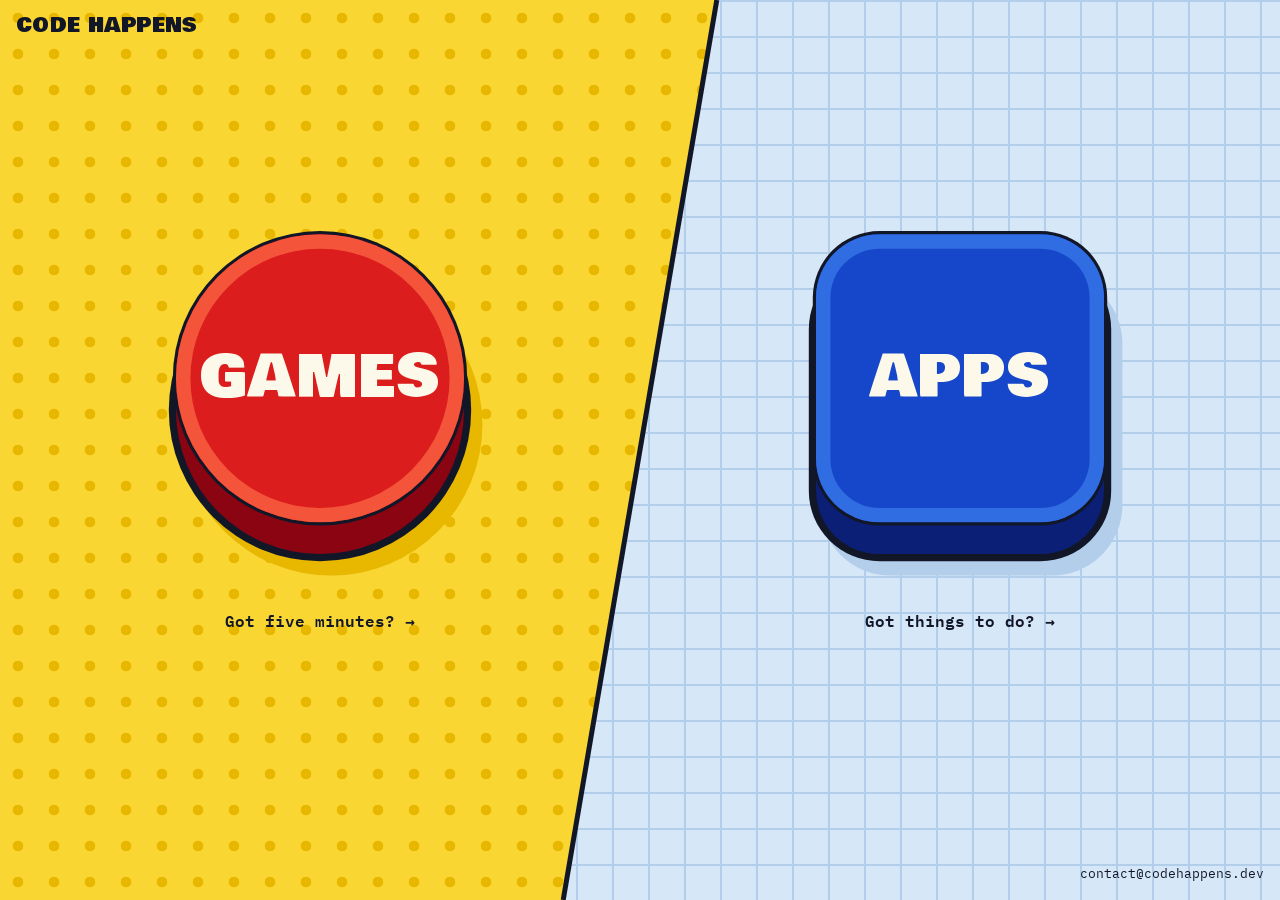
<file: index.html>
<!doctype html>
<html lang="en" class="page--gate">
<head>
<meta charset="utf-8">
<meta name="viewport" content="width=device-width, initial-scale=1, viewport-fit=cover">
<meta http-equiv="Content-Security-Policy" content="default-src 'self'; img-src 'self' data:; base-uri 'none'; form-action 'none'">
<title>Code Happens — games and apps for Android</title>
<meta name="description" content="Code Happens makes games and apps for Android.">
<link rel="canonical" href="https://codehappens.dev/">
<link rel="icon" href="/favicon.svg" type="image/svg+xml">
<link rel="preload" href="/fonts/BowlbyOne-400-latin.woff2" as="font" type="font/woff2" crossorigin>
<link rel="stylesheet" href="/site.css">
</head>
<body>

<main class="gate">
  <div class="field field--games" aria-hidden="true"></div>
  <div class="field field--apps" aria-hidden="true"></div>
  <svg class="seam" viewBox="0 0 100 100" preserveAspectRatio="none" aria-hidden="true">
    <line class="seam__wide" x1="56" y1="0" x2="44" y2="100"/>
    <line class="seam__tall" x1="0" y1="56" x2="100" y2="44"/>
  </svg>

  <h1 class="mark">Code Happens</h1>

  <nav aria-label="Sections">
    <a class="door door--games" href="/games/">
      <span class="door__in">
        <span class="btn btn--round"><span class="btn__cap">Games</span></span>
        <span class="door__note">Got five minutes? <span class="door__arrow" aria-hidden="true">→</span></span>
      </span>
    </a>
    <a class="door door--apps" href="/apps/">
      <span class="door__in">
        <span class="btn btn--key"><span class="btn__cap">Apps</span></span>
        <span class="door__note">Got things to do? <span class="door__arrow" aria-hidden="true">→</span></span>
      </span>
    </a>
  </nav>

  <a class="contact" href="mailto:contact@codehappens.dev">contact@codehappens.dev</a>
</main>

</body>
</html>
</file>
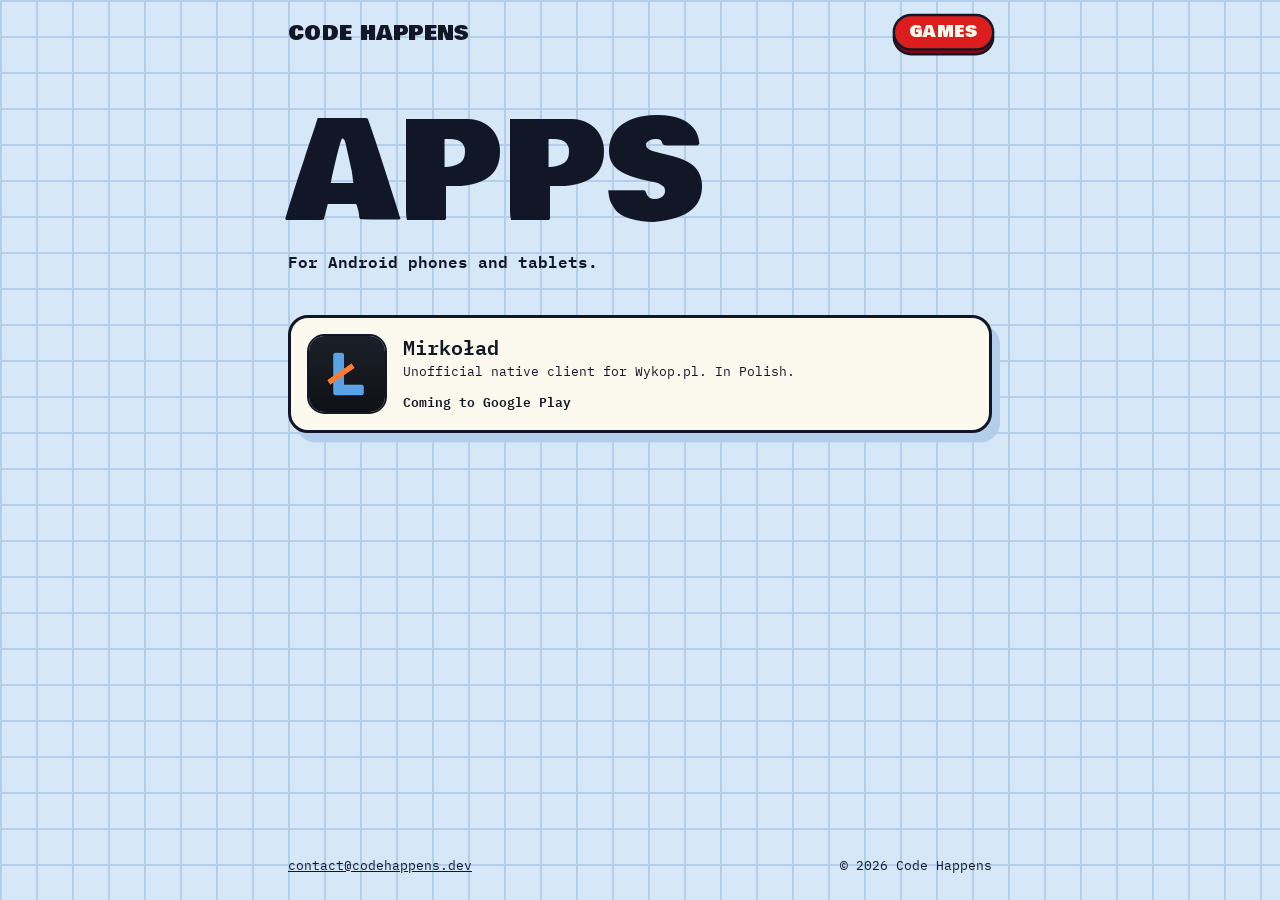
<file: apps/index.html>
<!doctype html>
<html lang="en" class="page--apps">
<head>
<meta charset="utf-8">
<meta name="viewport" content="width=device-width, initial-scale=1, viewport-fit=cover">
<meta http-equiv="Content-Security-Policy" content="default-src 'self'; img-src 'self' data:; base-uri 'none'; form-action 'none'">
<title>Apps — Code Happens</title>
<meta name="description" content="Apps for Android by Code Happens.">
<link rel="canonical" href="https://codehappens.dev/apps/">
<link rel="icon" href="/favicon.svg" type="image/svg+xml">
<link rel="preload" href="/fonts/BowlbyOne-400-latin.woff2" as="font" type="font/woff2" crossorigin>
<link rel="stylesheet" href="/site.css">
</head>
<body>

<header class="wrap bar">
  <a class="mark" href="/">Code Happens</a>
  <a class="swap swap--round" href="/games/"><span class="swap__cap">Games</span></a>
</header>

<main class="wrap shelf">
  <h1 class="shelf__title">Apps</h1>
  <p class="shelf__lede">For Android phones and tablets.</p>
  <ul class="shelf__list">
    <li>
      <div class="item">
        <img class="item__icon" src="/img/mirkolad.png" alt="" width="144" height="144">
        <span class="item__name">Mirkoład</span>
        <span class="item__what">Unofficial native client for Wykop.pl. In Polish.</span>
        <span class="item__state">Coming to Google Play</span>
      </div>
    </li>
  </ul>
</main>

<footer class="wrap foot">
  <p><a href="mailto:contact@codehappens.dev">contact@codehappens.dev</a></p>
  <p>© 2026 Code Happens</p>
</footer>

</body>
</html>
</file>
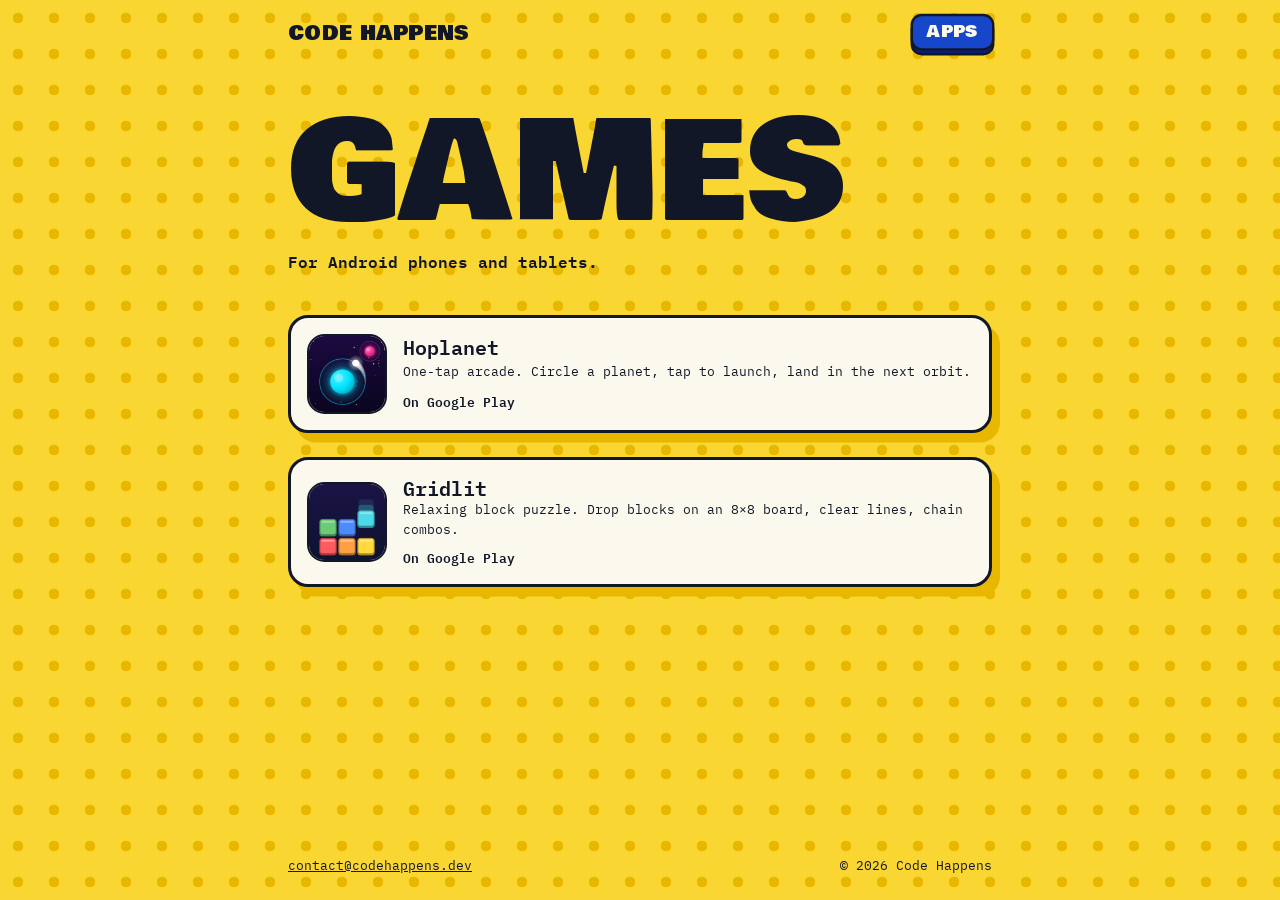
<file: games/index.html>
<!doctype html>
<html lang="en" class="page--games">
<head>
<meta charset="utf-8">
<meta name="viewport" content="width=device-width, initial-scale=1, viewport-fit=cover">
<meta http-equiv="Content-Security-Policy" content="default-src 'self'; img-src 'self' data:; base-uri 'none'; form-action 'none'">
<title>Games — Code Happens</title>
<meta name="description" content="Games for Android by Code Happens.">
<link rel="canonical" href="https://codehappens.dev/games/">
<link rel="icon" href="/favicon.svg" type="image/svg+xml">
<link rel="preload" href="/fonts/BowlbyOne-400-latin.woff2" as="font" type="font/woff2" crossorigin>
<link rel="stylesheet" href="/site.css">
</head>
<body>

<header class="wrap bar">
  <a class="mark" href="/">Code Happens</a>
  <a class="swap swap--key" href="/apps/"><span class="swap__cap">Apps</span></a>
</header>

<main class="wrap shelf">
  <h1 class="shelf__title">Games</h1>
  <p class="shelf__lede">For Android phones and tablets.</p>
  <ul class="shelf__list">
    <li>
      <a class="item" href="https://hoplanet.codehappens.dev/">
        <img class="item__icon" src="/img/hoplanet.png" alt="" width="512" height="512">
        <span class="item__name">Hoplanet</span>
        <span class="item__what">One-tap arcade. Circle a planet, tap to launch, land in the next orbit.</span>
        <span class="item__state">On Google Play</span>
      </a>
    </li>
    <li>
      <a class="item" href="https://gridlit.codehappens.dev/">
        <img class="item__icon" src="/img/gridlit.png" alt="" width="512" height="512">
        <span class="item__name">Gridlit</span>
        <span class="item__what">Relaxing block puzzle. Drop blocks on an 8×8 board, clear lines, chain combos.</span>
        <span class="item__state">On Google Play</span>
      </a>
    </li>
  </ul>
</main>

<footer class="wrap foot">
  <p><a href="mailto:contact@codehappens.dev">contact@codehappens.dev</a></p>
  <p>© 2026 Code Happens</p>
</footer>

</body>
</html>
</file>
<file: site.css>
/* Hallmark · route: custom (bespoke) · structure: one-screen diagonal split, two physical push-buttons · idea: "an arcade button and a keycap"
 * paper: oklch(88% 0.17 96) / oklch(92% 0.03 250) · accent: oklch(57% 0.22 28) + oklch(46% 0.21 264) · display: Bowlby One · body: IBM Plex Mono
 * axes: light / display-heavy / warm+cool · studied: no
 * pre-emit critique: P5 H4 E4 S5 R4 V5
 */
@import url("fonts/fonts.css");
@import url("tokens.css");

*, *::before, *::after { box-sizing: border-box; }
html, body { overflow-x: clip; }
body { margin: 0; color: var(--color-ink); font: 400 var(--text-base)/1.55 var(--font-body); }
a { color: inherit; }
a:focus-visible { outline: 4px solid var(--color-ink); outline-offset: 4px; }

/* ---------- Front page: one sheet cut on a diagonal ---------- */

.page--gate, .page--gate body { height: 100%; overflow: clip; }
.page--gate body { background: var(--color-games); }

.gate { position: relative; height: 100vh; height: 100dvh; overflow: hidden; }

.field { position: absolute; inset: 0; overflow: hidden; }
.field::before { content: ""; position: absolute; inset: calc(var(--tile) * -1); }
.field--games { background: var(--color-games); }
.field--games::before {
  background-image: radial-gradient(circle, var(--color-games-deep) 0 20%, transparent 22%);
  background-size: var(--tile) var(--tile);
  animation: drift-games 9s linear infinite;
}
.field--apps { background: var(--color-apps); clip-path: var(--cut-apps); animation: slide-in var(--dur-long) var(--ease-out) backwards; }
.field--apps::before {
  background-image:
    linear-gradient(var(--color-apps-deep) 0 2px, transparent 2px),
    linear-gradient(90deg, var(--color-apps-deep) 0 2px, transparent 2px);
  background-size: var(--tile) var(--tile);
  animation: drift-apps 14s linear infinite;
}

.seam { position: absolute; inset: 0; width: 100%; height: 100%; pointer-events: none; animation: fade-in var(--dur-long) var(--ease-out) 260ms backwards; }
.seam line { stroke: var(--color-ink); stroke-width: 5; vector-effect: non-scaling-stroke; }
.seam__tall { display: none; }
@media (max-aspect-ratio: 1/1) {
  .seam__wide { display: none; }
  .seam__tall { display: inline; }
}

.door { position: absolute; inset: 0; text-decoration: none; -webkit-tap-highlight-color: transparent; }
.door--games { clip-path: var(--cut-games); }
.door--apps  { clip-path: var(--cut-apps); }
.door:focus-visible { outline: none; }
.door:focus-visible .btn { outline: 4px solid var(--color-ink); outline-offset: 1.1rem; }

.door__in {
  position: absolute; display: flex; flex-direction: column; align-items: center; justify-content: center;
  gap: calc(var(--lift) + var(--space-lg)); padding: var(--space-lg);
}
.door--games .door__in { inset: 0 50% 0 0; }
.door--apps  .door__in { inset: 0 0 0 50%; }
@media (max-aspect-ratio: 1/1) {
  .door--games .door__in { inset: 0 0 50% 0; padding-top: 3.5rem; }
  .door--apps  .door__in { inset: 50% 0 0 0; padding-bottom: 3rem; }
}

/* The button: a collar on the ground, a side wall, and a cap that travels. */
.btn {
  position: relative; display: block; width: var(--btn); height: var(--btn); flex: none;
  box-shadow: 0 0 0 0.45rem var(--color-ink), 0.7rem 0.9rem 0 0.45rem var(--shadow);
  background: var(--side);
  animation: drop var(--dur-long) var(--ease-out) var(--delay) backwards;
}
.btn__cap {
  position: absolute; inset: 0; display: grid; place-items: center;
  background: var(--cap); color: var(--color-cap-text);
  box-shadow: inset 0 0 0 calc(var(--btn) * 0.05) var(--cap-hi), 0 0 0 0.2rem var(--color-ink);
  font-family: var(--font-display); font-style: normal; font-size: calc(var(--btn) * 0.2); line-height: 1;
  letter-spacing: 0.02em; text-transform: uppercase; white-space: nowrap;
  transform: translateY(calc(var(--lift) * -1));
  transition: transform var(--dur-micro) var(--ease-out);
  animation: press 900ms var(--ease-in-out) calc(var(--delay) + 420ms) backwards;
}
.btn--round, .btn--round .btn__cap { border-radius: 50%; }
.btn--key,   .btn--key .btn__cap   { border-radius: 22%; }
.btn--round { --cap: var(--color-red);    --cap-hi: var(--color-red-hi);    --side: var(--color-red-side);    --shadow: var(--color-games-deep); --delay: 180ms; }
.btn--key   { --cap: var(--color-cobalt); --cap-hi: var(--color-cobalt-hi); --side: var(--color-cobalt-side); --shadow: var(--color-apps-deep);  --delay: 320ms; }

@media (hover: hover) {
  .door:hover .btn__cap { transform: translateY(calc(var(--lift) * -1.3)); }
  .door:hover .door__arrow { transform: translateX(0.35rem); }
}
.door:active .btn__cap { transform: translateY(calc(var(--lift) * -0.18)); }

.door__note { font-weight: 600; white-space: nowrap; animation: fade-in var(--dur-long) var(--ease-out) 700ms backwards; }
.door__arrow { display: inline-block; transition: transform var(--dur-micro) var(--ease-out); }

.mark {
  margin: 0; font-family: var(--font-display); font-style: normal; font-weight: 400; font-size: var(--text-md); line-height: 1;
  text-transform: uppercase; letter-spacing: 0.02em; text-decoration: none; white-space: nowrap;
}
.gate .mark { position: absolute; top: var(--space-md); left: var(--space-md); pointer-events: none; }
.gate .contact { position: absolute; right: var(--space-md); bottom: var(--space-md); margin: 0; font-size: var(--text-sm); text-decoration: none; }

/* ---------- Games / Apps pages: one field, a shelf of entries ---------- */

.page--games { --field: var(--color-games); --field-deep: var(--color-games-deep); }
.page--apps  { --field: var(--color-apps);  --field-deep: var(--color-apps-deep); }
.page--games body, .page--apps body { background: var(--field); min-height: 100vh; min-height: 100dvh; display: flex; flex-direction: column; }

.page--games body::before, .page--apps body::before { content: ""; position: fixed; inset: calc(var(--tile) * -1); z-index: -1; background-size: var(--tile) var(--tile); }
.page--games body::before {
  background-image: radial-gradient(circle, var(--field-deep) 0 20%, transparent 22%);
  animation: drift-games 9s linear infinite;
}
.page--apps body::before {
  background-image:
    linear-gradient(var(--field-deep) 0 2px, transparent 2px),
    linear-gradient(90deg, var(--field-deep) 0 2px, transparent 2px);
  animation: drift-apps 14s linear infinite;
}

.wrap { width: 100%; max-width: var(--page-max); margin-inline: auto; padding-inline: var(--space-md); }

.bar { display: flex; align-items: center; justify-content: space-between; gap: var(--space-md); padding-block: var(--space-md); }

/* Small version of the other section's button. */
.swap { display: inline-block; flex: none; margin-top: 0.3rem; background: var(--side); box-shadow: 0 0 0 0.15rem var(--color-ink); text-decoration: none; }
.swap__cap {
  display: block; padding: 0.4rem 0.9rem; background: var(--cap); color: var(--color-cap-text);
  box-shadow: 0 0 0 0.15rem var(--color-ink);
  font-family: var(--font-display); font-style: normal; font-size: var(--text-base); line-height: 1.2; text-transform: uppercase; letter-spacing: 0.02em; white-space: nowrap;
  transform: translateY(-0.3rem); transition: transform var(--dur-micro) var(--ease-out);
}
.swap--round, .swap--round .swap__cap { border-radius: 999px; }
.swap--key,   .swap--key .swap__cap   { border-radius: 0.55rem; }
.swap--round { --cap: var(--color-red);    --side: var(--color-red-side); }
.swap--key   { --cap: var(--color-cobalt); --side: var(--color-cobalt-side); }
@media (hover: hover) { .swap:hover .swap__cap { transform: translateY(-0.4rem); } }
.swap:active .swap__cap { transform: translateY(-0.05rem); }
.swap:focus-visible { outline-offset: 0.6rem; }

.shelf { flex: 1; padding-block: var(--space-xl) var(--space-2xl); }
.shelf__title {
  margin: 0; font-family: var(--font-display); font-style: normal; font-weight: 400; font-size: var(--text-display); line-height: 0.95;
  text-transform: uppercase; letter-spacing: 0.01em; overflow-wrap: anywhere; min-width: 0;
}
.shelf__lede { margin: var(--space-sm) 0 0; font-weight: 600; }
.shelf__list { list-style: none; margin: var(--space-xl) 0 0; padding: 0; display: grid; gap: var(--space-lg); }

.item {
  display: grid; grid-template-columns: auto minmax(0, 1fr); column-gap: var(--space-md); align-items: center;
  padding: var(--space-md); background: var(--color-card); border: 0.2rem solid var(--color-ink); border-radius: 1.25rem;
  box-shadow: 0.5rem 0.6rem 0 var(--field-deep); text-decoration: none;
  transition: transform var(--dur-micro) var(--ease-out);
}
.item__icon { grid-row: span 3; width: 5rem; height: 5rem; border-radius: 22%; border: 0.15rem solid var(--color-ink); }
.item__name { font-weight: 600; font-size: var(--text-md); line-height: 1.2; }
.item__what { font-size: var(--text-sm); }
.item__state { margin-top: var(--space-xs); font-size: var(--text-sm); font-weight: 600; }
@media (hover: hover) { a.item:hover { transform: translateY(-0.2rem); } }
a.item:active { transform: translateY(0.15rem); }

.foot { display: flex; flex-wrap: wrap; justify-content: space-between; gap: var(--space-xs) var(--space-lg); padding-block: var(--space-lg); font-size: var(--text-sm); }
.foot p { margin: 0; }

/* ---------- Motion ---------- */

@keyframes drift-games { to { transform: translate(var(--tile), var(--tile)); } }
@keyframes drift-apps  { to { transform: translate(calc(var(--tile) * -1), var(--tile)); } }
@keyframes slide-in { from { transform: var(--slide-apps); } }
@keyframes fade-in  { from { opacity: 0; } }
@keyframes drop     { from { opacity: 0; transform: translateY(-2.5rem); } }
@keyframes press {
  0%, 100% { transform: translateY(calc(var(--lift) * -1)); }
  45%      { transform: translateY(calc(var(--lift) * -0.18)); }
}

@media (prefers-reduced-motion: reduce) {
  .field::before, .field--apps, .seam, .btn, .btn__cap, .door__note,
  .page--games body::before, .page--apps body::before { animation: none; }
  .btn__cap, .door__arrow, .swap__cap, .item { transition: none; }
}
</file>
